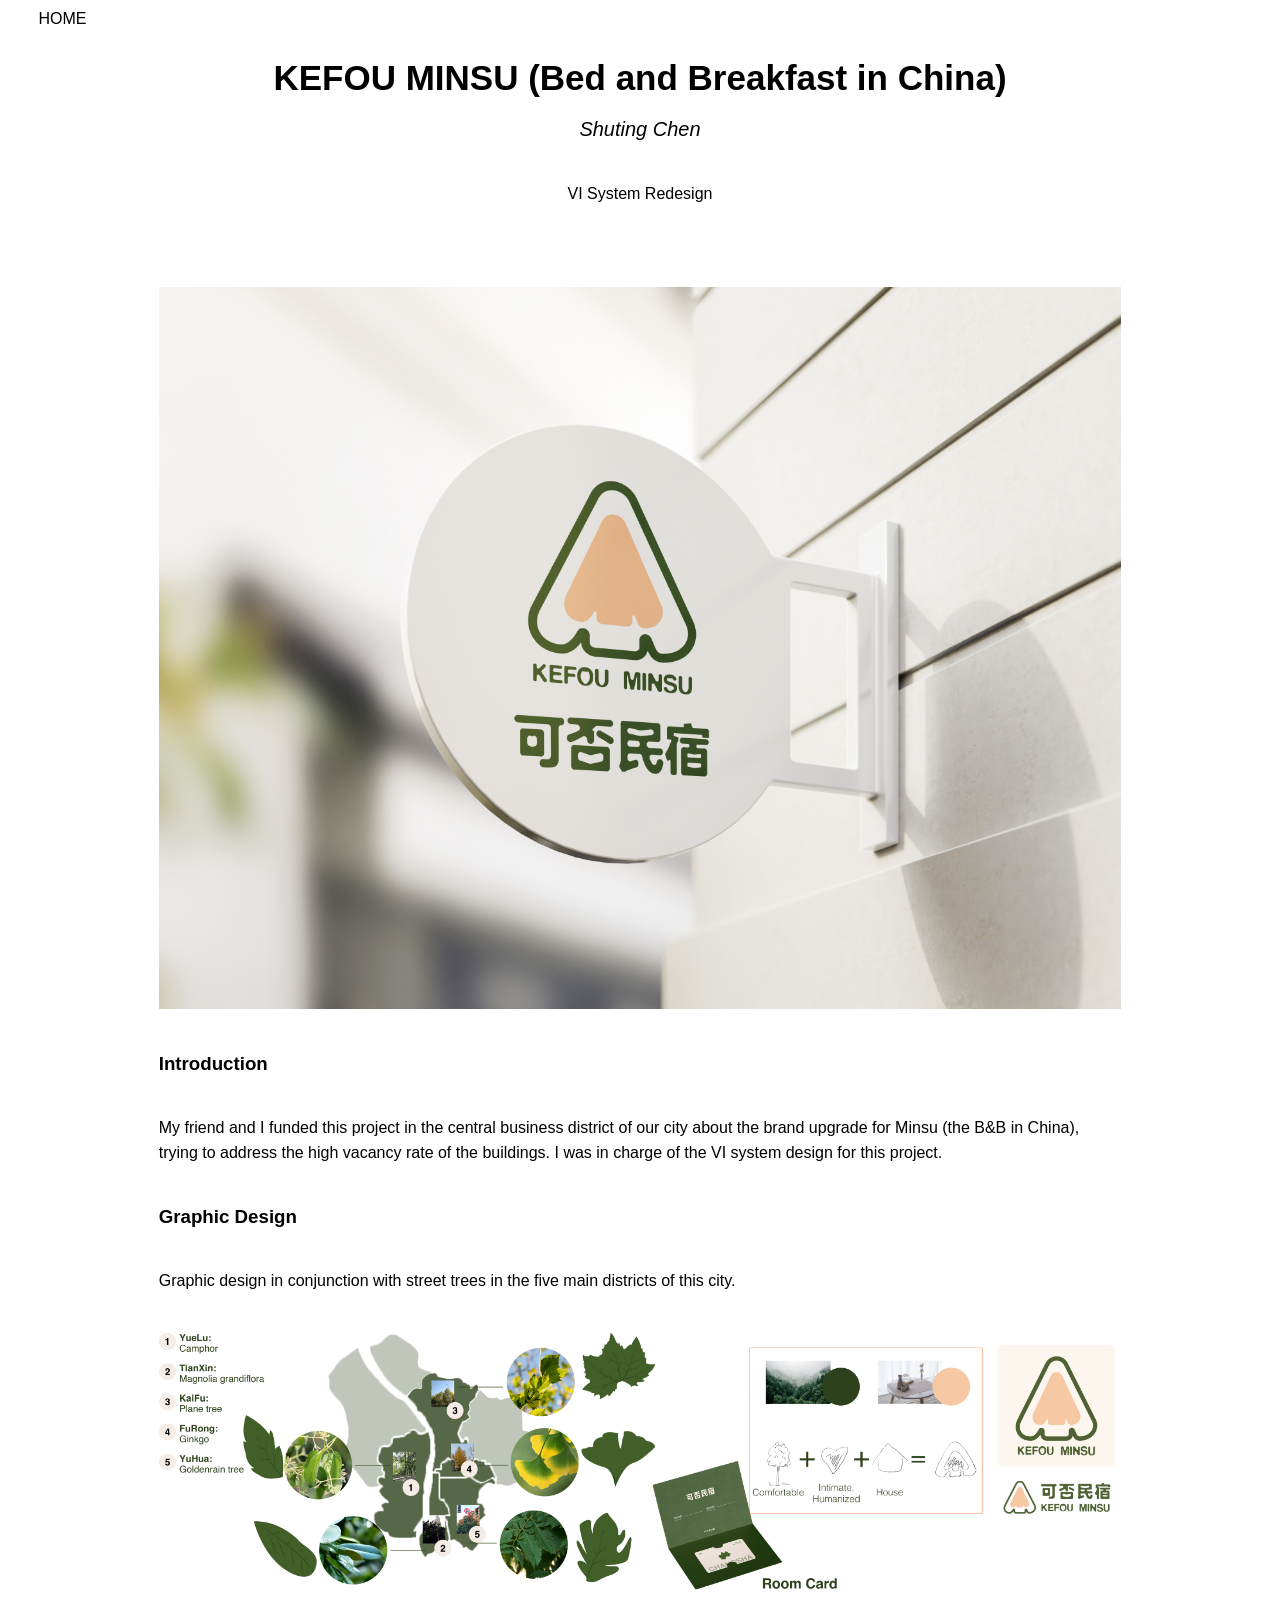
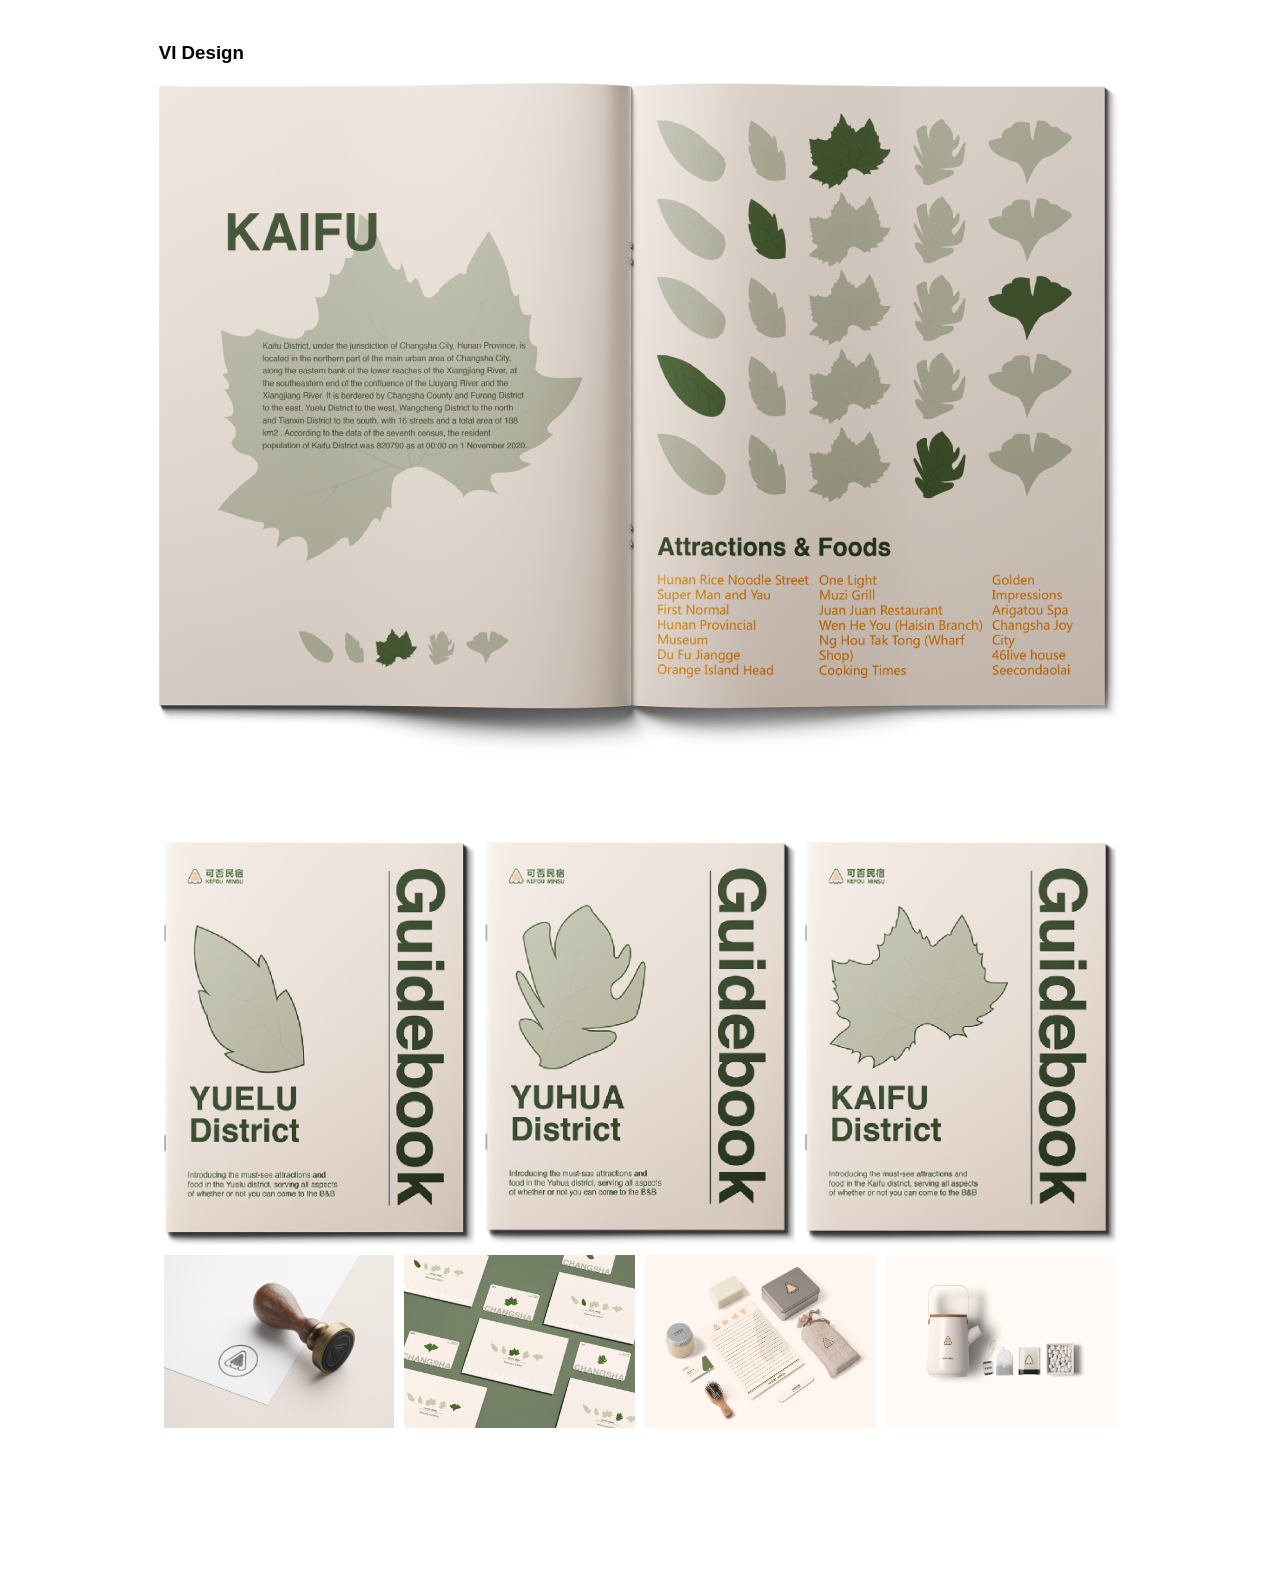
<file: B&B brand design/index.html>
<!DOCTYPE html>
<html>
    <head>
        <meta charset="UTF-8">

        <!-- meta viewport tag needed to make site responsive on mobile devices https://developer.mozilla.org/en-US/docs/Web/HTML/Viewport_meta_tag -->
        <meta name="viewport" content="width=device-width, initial-scale=1" />

        <title>WCC Portfolio - Demo Page</title>

        <!-- including for some global styling -->
        <link rel="stylesheet" href="../css/style.css">

    </head>
    <body>
        <!-- if you have sub-pages think about adding a simple back button -->
        <nav>
            <a href="../">HOME</a>
        </nav>
        <header class="documentation-header">
            <section class="center-text">
                <h1>KEFOU MINSU (Bed and Breakfast in China)</h1>
                <h2>Shuting Chen</h6>
                <p>VI System Redesign</p> 
            </section>
        </header>

        <main class="documentation-page">
            <section>
                <img src="../assets/images/v2/1.jpg"/>
            </section>
            <section>
                <h3>Introduction</h3>
                <p>My friend and I funded this project in the central business district of our city about the brand upgrade for Minsu (the B&B in China), trying to address the high vacancy rate of the buildings. I was in charge of the VI system design for this project.</p>
            </section>
            <section>
                <h3>Graphic Design</h3>
                <p>Graphic design in conjunction with street trees in the five main districts of this city.</p>
                
                <!-- if you have a full width image try make it not too tall -->
                <img src="../assets/images/v2/2.jpg"/>
                
            </section>
            <section>
                <h3>VI Design</h3>
                <img src="../assets/images/v2/6.jpg"/>
            
                <!-- example of styling for three images, you can write your own styling -->
                <div class="flex-container flex-basis-third">
                    <div class="flex-item">
                        <img src="../assets/images/v2/3.jpg"/>
                    </div>
                    <div class="flex-item">
                        <img src="../assets/images/v2/4.jpg"/>
                    </div>
                    <div class="flex-item">
                        <img src="../assets/images/v2/5.jpg"/>
                    </div>
                </div>

                <!-- default flex item is for 4 & follows media query styling for home page -->
                <div class="flex-container">
                    <div class="flex-item">
                        <img src="../assets/images/v2/印章.jpg"/>
                    </div>
                    <div class="flex-item">
                        <img src="../assets/images/v2/房卡.jpg"/>
                    </div>
                    <div class="flex-item">
                        <img src="../assets/images/v2/用品.jpg"/>
                    </div>
                    <div class="flex-item">
                        <img src="../assets/images/v2/茶具.jpg"/>
                    </div>
                </div>
         
            </section>
        </main>

        <footer>
            <!-- normally information like contact details etc  -->
            <!-- read more about semantic HTML https://www.w3schools.com/html/html5_semantic_elements.asp -->
            
         </footer>
    </body>
</html>
</file>
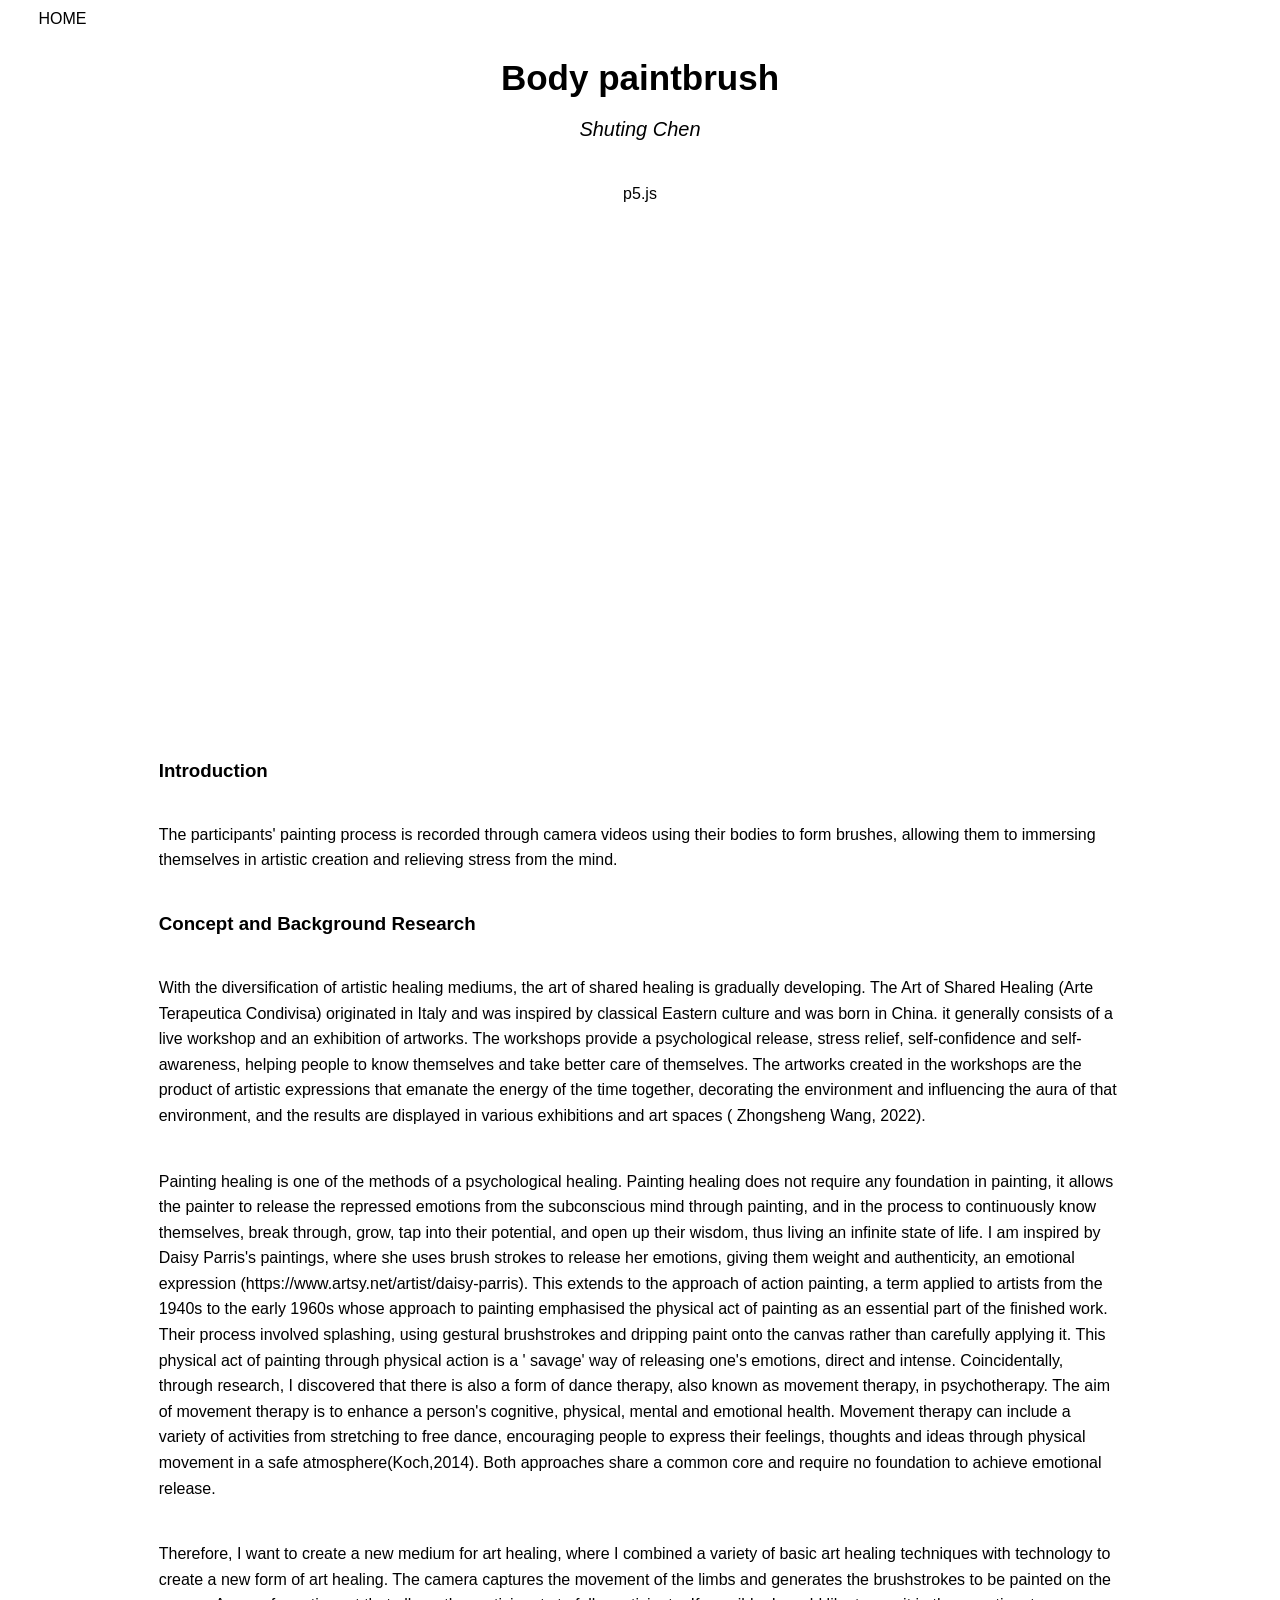
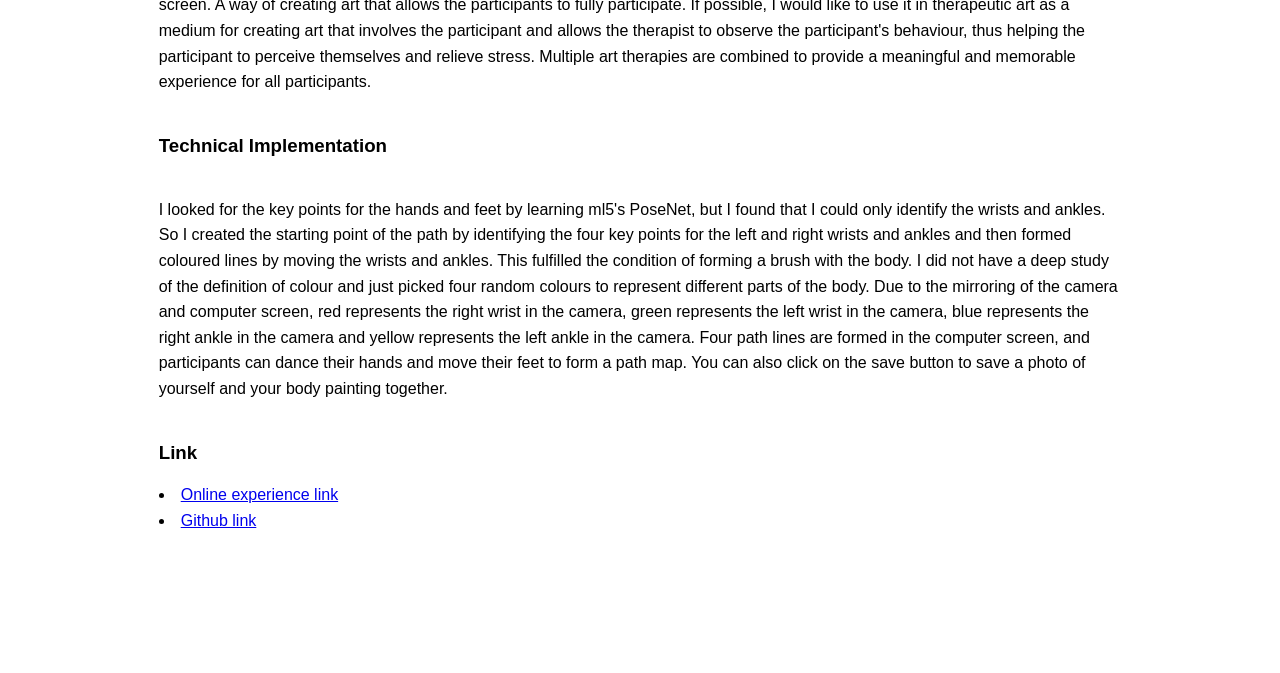
<file: final-project-documentation/index.html>
<!DOCTYPE html>
<html>
    <head>
        <meta charset="UTF-8">

        <!-- meta viewport tag needed to make site responsive on mobile devices https://developer.mozilla.org/en-US/docs/Web/HTML/Viewport_meta_tag -->
        <meta name="viewport" content="width=device-width, initial-scale=1" />

        <title>WCC Portfolio - Demo Page</title>

        <!-- including for some global styling -->
        <link rel="stylesheet" href="../css/style.css">

    </head>
    <body>
        <!-- if you have sub-pages think about adding a simple back button -->
        <nav>
            <a href="../">HOME</a>
        </nav>
        <header class="documentation-header">
            <section class="center-text">
                <h1>Body paintbrush</h1>
                <h2>Shuting Chen</h6>
                <p>p5.js</p> 
            </section>
        </header>

        <main class="documentation-page">
            <section>
                <!-- <div class="responsive-video centered-content">
                    <iframe title="vimeo-player" src="https://vimeo.com/822960603?share=copy" width="100%" height="100%" frameborder="0" allowfullscreen></iframe>
                </div> -->
                <div style="padding:45% 0 0 0;position:relative;">
                    <iframe title="vimeo-player" src="https://player.vimeo.com/video/822960603?h=bf573723e9&amp;badge=0&amp;autopause=0&amp;player_id=0&amp;app_id=58479" frameborder="0" allow="autoplay; fullscreen; picture-in-picture" allowfullscreen style="position:absolute;top:0;left:0;width:100%;height:100%;" title="Body paintbrush"></iframe>
                </div>
                <script src="https://player.vimeo.com/api/player.js"></script>
            </section>
            <section>
                <h3>Introduction</h3>
                <p>The participants' painting process is recorded through camera videos using their bodies to form brushes, allowing them to immersing themselves in artistic creation and relieving stress from the mind. </p>
            </section>
            <section>
                <h3>Concept and Background Research</h3>
                
                <p>With the diversification of artistic healing mediums, the art of shared healing is gradually developing. The Art of Shared Healing (Arte Terapeutica Condivisa) originated in Italy and was inspired by classical Eastern culture and was born in China. it generally consists of a live workshop and an exhibition of artworks. The workshops provide a psychological release, stress relief, self-confidence and self-awareness, helping people to know themselves and take better care of themselves. The artworks created in the workshops are the product of artistic expressions that emanate the energy of the time together, decorating the environment and influencing the aura of that environment, and the results are displayed in various exhibitions and art spaces ( Zhongsheng Wang, 2022).</p>
                <p>Painting healing is one of the methods of a psychological healing. Painting healing does not require any foundation in painting, it allows the painter to release the repressed emotions from the subconscious mind through painting, and in the process to continuously know themselves, break through, grow, tap into their potential, and open up their wisdom, thus living an infinite state of life. I am inspired by Daisy Parris's paintings, where she uses brush strokes to release her emotions, giving them weight and authenticity, an emotional expression (https://www.artsy.net/artist/daisy-parris). This extends to the approach of action painting, a term applied to artists from the 1940s to the early 1960s whose approach to painting emphasised the physical act of painting as an essential part of the finished work. Their process involved splashing, using gestural brushstrokes and dripping paint onto the canvas rather than carefully applying it. This physical act of painting through physical action is a ' savage' way of releasing one's emotions, direct and intense. Coincidentally, through research, I discovered that there is also a form of dance therapy, also known as movement therapy, in psychotherapy. The aim of movement therapy is to enhance a person's cognitive, physical, mental and emotional health. Movement therapy can include a variety of activities from stretching to free dance, encouraging people to express their feelings, thoughts and ideas through physical movement in a safe atmosphere(Koch,2014). Both approaches share a common core and require no foundation to achieve emotional release. </p>
                <p>Therefore, I want to create a new medium for art healing, where I combined a variety of basic art healing techniques with technology to create a new form of art healing. The camera captures the movement of the limbs and generates the brushstrokes to be painted on the screen. A way of creating art that allows the participants to fully participate. If possible, I would like to use it in therapeutic art as a medium for creating art that involves the participant and allows the therapist to observe the participant's behaviour, thus helping the participant to perceive themselves and relieve stress. Multiple art therapies are combined to provide a meaningful and memorable experience for all participants.</p>
                
                <!-- if you have a full width image try make it not too tall -->
                <!-- <img src="../assets/images/repeating-diagonal-lines-strip.jpeg"/> -->
                
            </section>
            <section>
                <h3>Technical Implementation</h3>
                <p>I looked for the key points for the hands and feet by learning ml5's PoseNet, but I found that I could only identify the wrists and ankles. So I created the starting point of the path by identifying the four key points for the left and right wrists and ankles and then formed coloured lines by moving the wrists and ankles. This fulfilled the condition of forming a brush with the body. I did not have a deep study of the definition of colour and just picked four random colours to represent different parts of the body. Due to the mirroring of the camera and computer screen, red represents the right wrist in the camera, green represents the left wrist in the camera, blue represents the right ankle in the camera and yellow represents the left ankle in the camera. Four path lines are formed in the computer screen, and participants can dance their hands and move their feet to form a path map. You can also click on the save button to save a photo of yourself and your body painting together. </p>
            </section>
            <section>
                <h3>Link</h3>
                <div>
                    <li>
                        <a href="https://ttmmd55.github.io/Body-paintbrush/" >Online experience link</a>
                    </li>
                    <li>
                        <a href="https://github.com/ttmmd55/Body-paintbrush" >Github link</a>
                    </li>
                </div>
                
            </section>
        </main>

        <footer>
            <!-- normally information like contact details etc  -->
            <!-- read more about semantic HTML https://www.w3schools.com/html/html5_semantic_elements.asp -->
            
         </footer>
    </body>
</html>
</file>
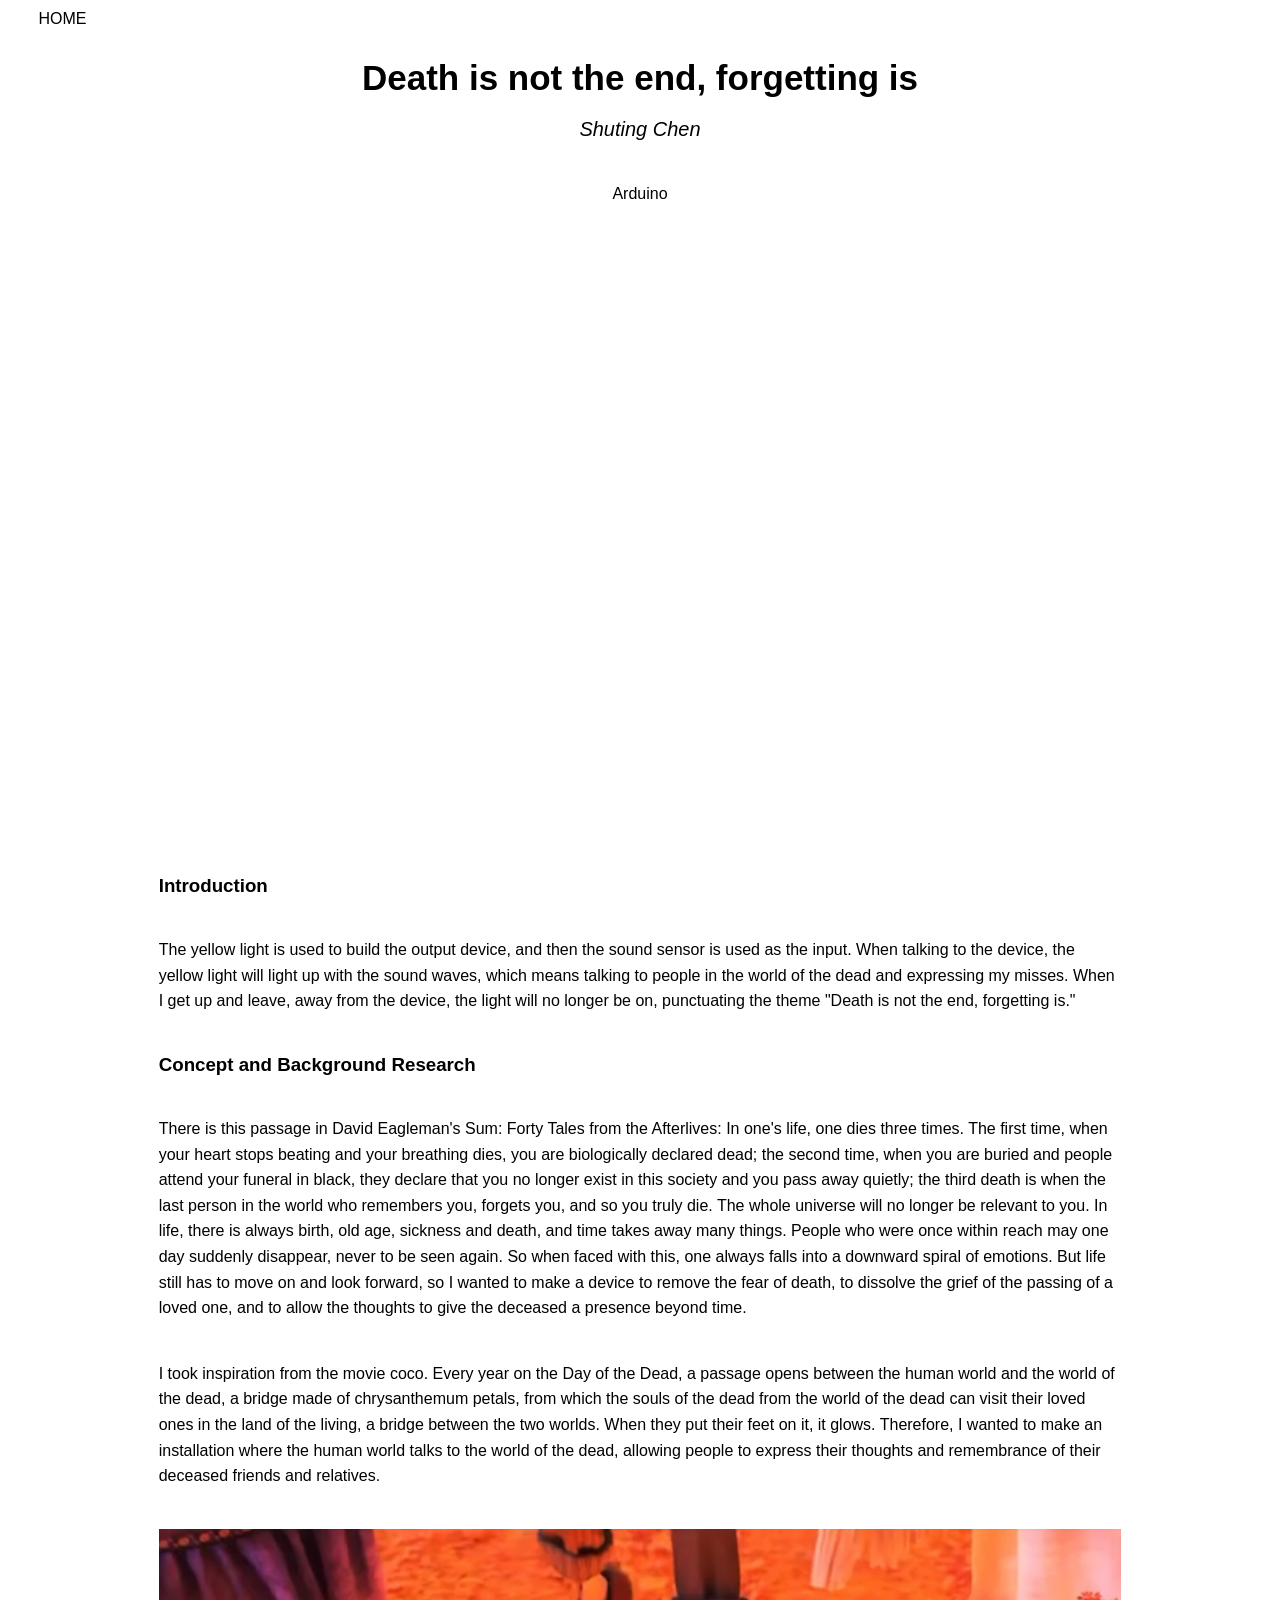
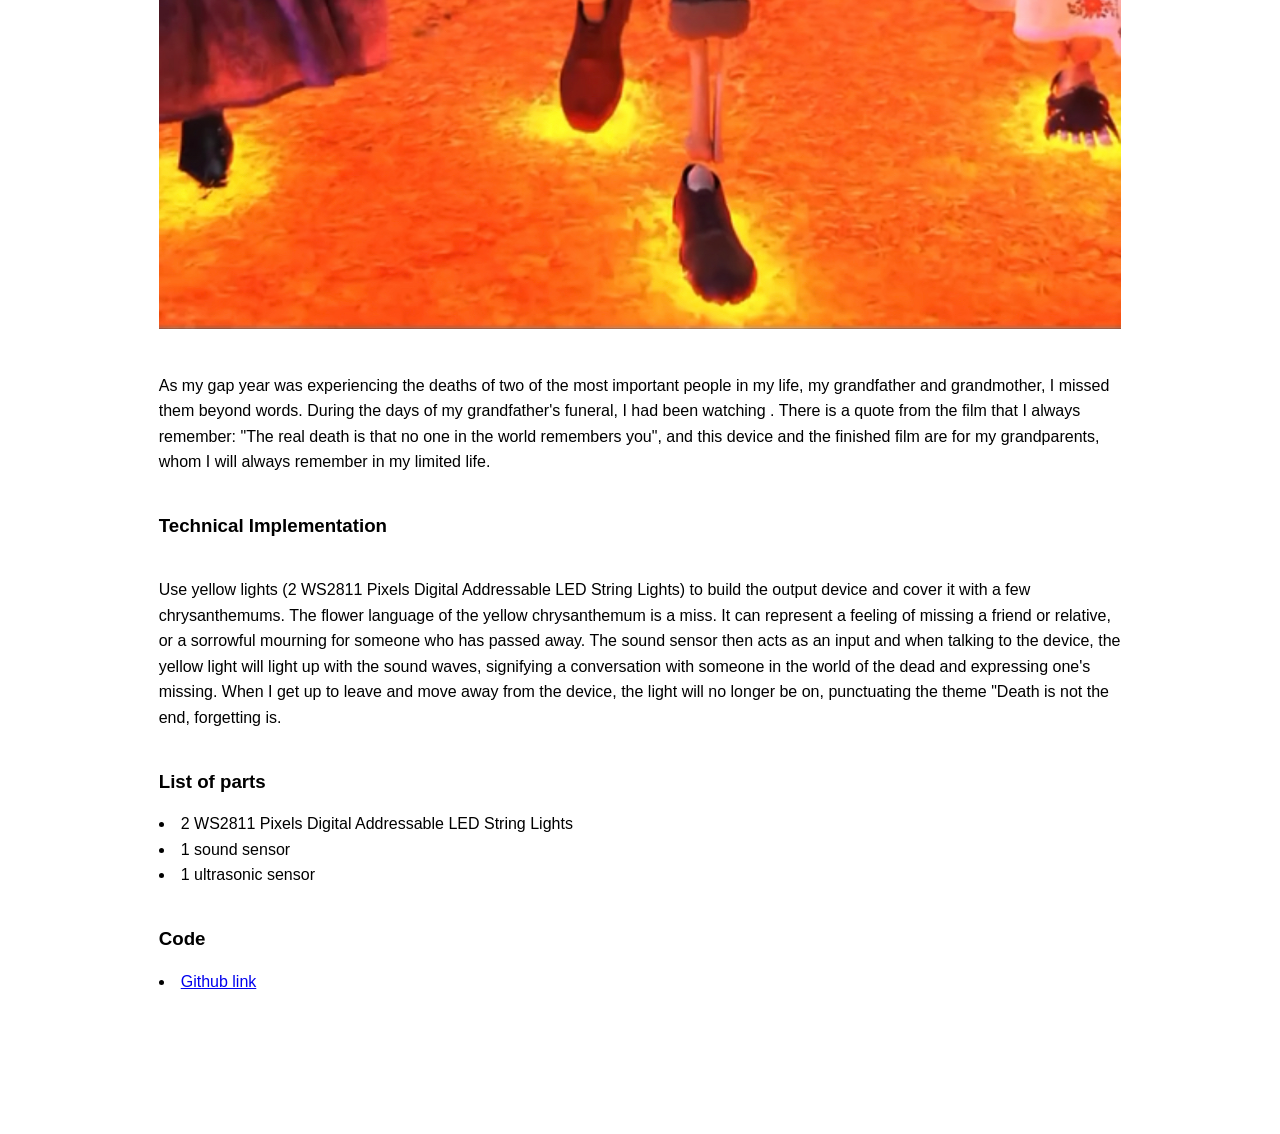
<file: forget/index.html>
<!DOCTYPE html>
<html>
    <head>
        <meta charset="UTF-8">

        <!-- meta viewport tag needed to make site responsive on mobile devices https://developer.mozilla.org/en-US/docs/Web/HTML/Viewport_meta_tag -->
        <meta name="viewport" content="width=device-width, initial-scale=1" />

        <title>WCC Portfolio - Demo Page</title>

        <!-- including for some global styling -->
        <link rel="stylesheet" href="../css/style.css">

    </head>
    <body>
        <!-- if you have sub-pages think about adding a simple back button -->
        <nav>
            <a href="../">HOME</a>
        </nav>
        <header class="documentation-header">
            <section class="center-text">
                <h1>Death is not the end, forgetting is</h1>
                <h2>Shuting Chen</h6>
                <p>Arduino</p> 
            </section>
        </header>

        <main class="documentation-page">
            <section>
                <div class="responsive-video centered-content">
                    <iframe src="https://player.vimeo.com/video/780222034?h=44ed6db806" width="640" height="360" frameborder="0" allow="autoplay; fullscreen; picture-in-picture" allowfullscreen></iframe>
                </div>
            </section>
            <section>
                <h3>Introduction</h3>
                <p>The yellow light is used to build the output device, and then the sound sensor is used as the input. When talking to the device, the yellow light will light up with the sound waves, which means talking to people in the world of the dead and expressing my misses. When I get up and leave, away from the device, the light will no longer be on, punctuating the theme "Death is not the end, forgetting is."</p>
            </section>
            <section>
                <h3>Concept and Background Research</h3>
                
                <p>There is this passage in David Eagleman's Sum: Forty Tales from the Afterlives: In one's life, one dies three times. The first time, when your heart stops beating and your breathing dies, you are biologically declared dead; the second time, when you are buried and people attend your funeral in black, they declare that you no longer exist in this society and you pass away quietly; the third death is when the last person in the world who remembers you, forgets you, and so you truly die. The whole universe will no longer be relevant to you. In life, there is always birth, old age, sickness and death, and time takes away many things. People who were once within reach may one day suddenly disappear, never to be seen again. So when faced with this, one always falls into a downward spiral of emotions. But life still has to move on and look forward, so I wanted to make a device to remove the fear of death, to dissolve the grief of the passing of a loved one, and to allow the thoughts to give the deceased a presence beyond time.</p>
                <p>I took inspiration from the movie coco. Every year on the Day of the Dead, a passage opens between the human world and the world of the dead, a bridge made of chrysanthemum petals, from which the souls of the dead from the world of the dead can visit their loved ones in the land of the living, a bridge between the two worlds. When they put their feet on it, it glows. Therefore, I wanted to make an installation where the human world talks to the world of the dead, allowing people to express their thoughts and remembrance of their deceased friends and relatives. </p>
                
                <!-- if you have a full width image try make it not too tall -->
                <img src="../assets/images/p22.jpg"/>

                <p>As my gap year was experiencing the deaths of two of the most important people in my life, my grandfather and grandmother, I missed them beyond words. During the days of my grandfather's funeral, I had been watching <Coco> . There is a quote from the film that I always remember: "The real death is that no one in the world remembers you", and this device and the finished film are for my grandparents, whom I will always remember in my limited life.</p>
                
            </section>
            <section>
                <h3>Technical Implementation</h3>
                <p>Use yellow lights (2 WS2811 Pixels Digital Addressable LED String Lights) to build the output device and cover it with a few chrysanthemums. The flower language of the yellow chrysanthemum is a miss. It can represent a feeling of missing a friend or relative, or a sorrowful mourning for someone who has passed away. The sound sensor then acts as an input and when talking to the device, the yellow light will light up with the sound waves, signifying a conversation with someone in the world of the dead and expressing one's missing. When I get up to leave and move away from the device, the light will no longer be on, punctuating the theme "Death is not the end, forgetting is. </p>
            </section>
            <section>
                <h3>List of parts</h3>
                <li>2 WS2811 Pixels Digital Addressable LED String Lights</li>
                <li>1 sound sensor</li>
                <li>1 ultrasonic sensor</li>
            </section>
            <section>
                <h3>Code</h3>
                <li>
                    <a href="https://github.com/ttmmd55/-forget" >Github link</a>
                </li>
            </section>
        </main>

        <footer>
            <!-- normally information like contact details etc  -->
            <!-- read more about semantic HTML https://www.w3schools.com/html/html5_semantic_elements.asp -->
            
         </footer>
    </body>
</html>
</file>
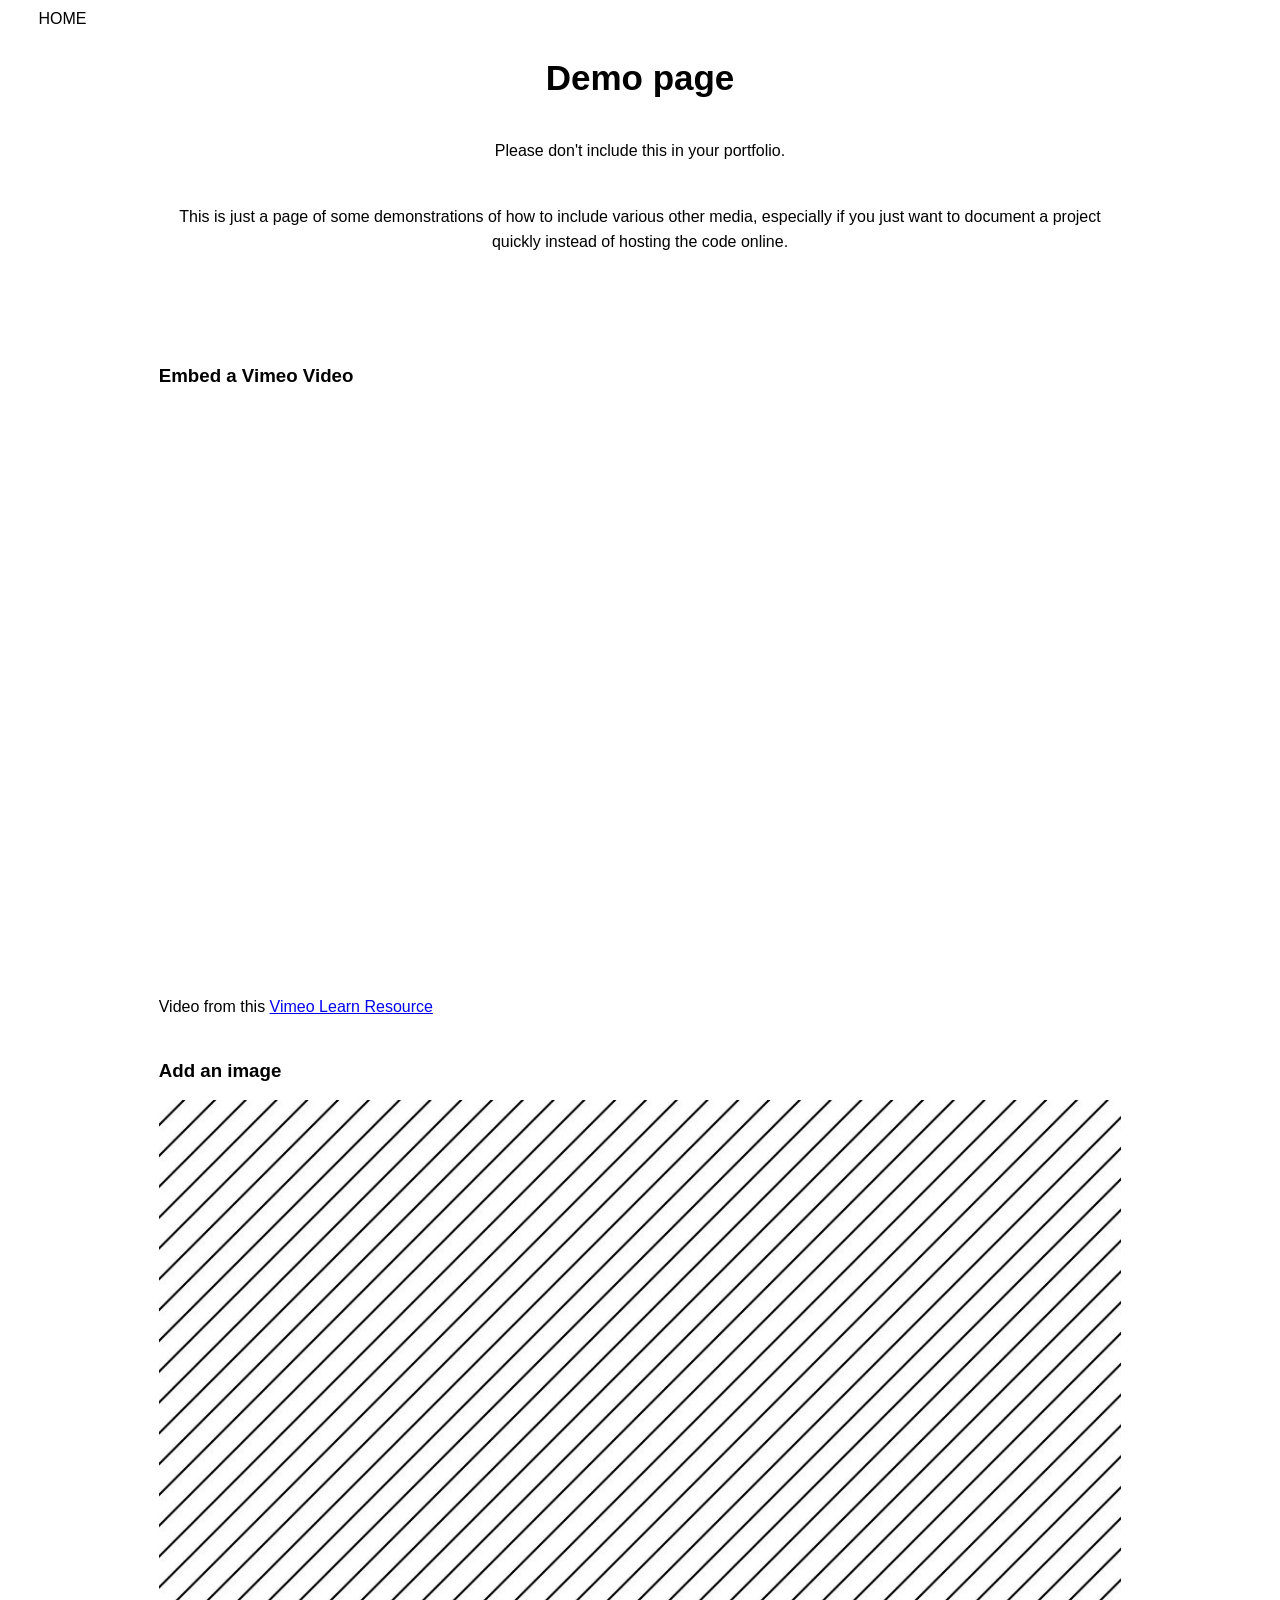
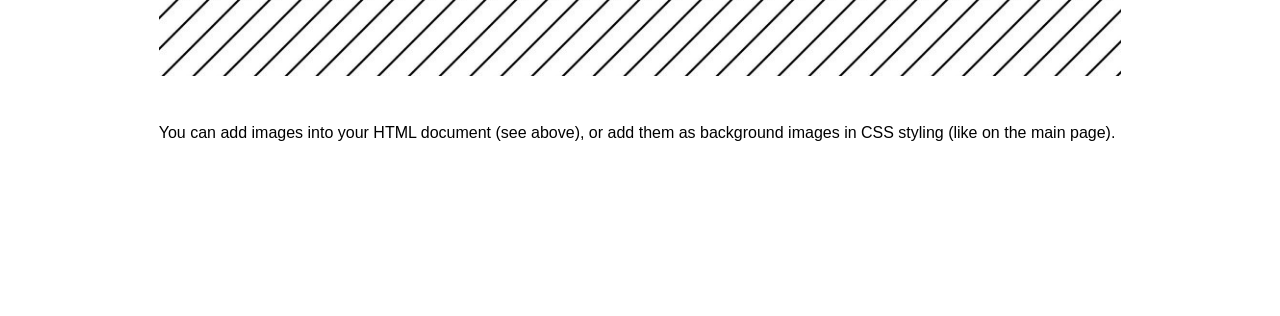
<file: html-demo-page/index.html>
<!DOCTYPE html>
<html>
    <head>
        <meta charset="UTF-8">

        <!-- meta viewport tag needed to make site responsive on mobile devices https://developer.mozilla.org/en-US/docs/Web/HTML/Viewport_meta_tag -->
        <meta name="viewport" content="width=device-width, initial-scale=1" />

        <title>WCC Portfolio - Demo Page</title>

        <!-- including for some global styling -->
        <link rel="stylesheet" href="../css/style.css">
        <!-- if I had some styling I wanted to include on one special page -->
        <link rel="stylesheet" href="css/demo-style.css">

    </head>
    <body>
        <!-- if you have sub-pages think about adding a simple back button -->
        <nav>
            <a href="../">HOME</a>
        </nav>
        <header class="documentation-header">
            <section class="center-text">
                <h1>Demo page</h1>
                <p>Please don't include this in your portfolio.</p> 
                <p>This is just a page of some demonstrations of how to include various other media, especially if you just want to document a project quickly instead of hosting the code online.</p>
            </section>
        </header>

        <main class="documentation-page">
            <section>
                <h3>Embed a Vimeo Video</h3>
                <div class="responsive-video">
                    <iframe title="vimeo-player" src="https://player.vimeo.com/video/644036051?h=b260a3b1b0" width="100%" height="100%" frameborder="0" allowfullscreen></iframe>
                </div>
                <p>Video from this <a href="https://vimeo.com/blog/post/how-to-embed-videos/?s=embed" target="_blank">Vimeo Learn Resource</a></p>

            </section>
            <section>
                <h3>Add an image</h3>
                <img id="striped-image" src="../assets/images/repeating-diagonal-lines-rect.jpeg"/>
                <p>You can add images into your HTML document (see above), or add them as background images in CSS styling (like on the main page).</p>
            </section>

        </main>

        <footer>
            <!-- normally information like contact details etc  -->
            <!-- read more about semantic HTML https://www.w3schools.com/html/html5_semantic_elements.asp -->
            
         </footer>
    </body>
</html>
</file>
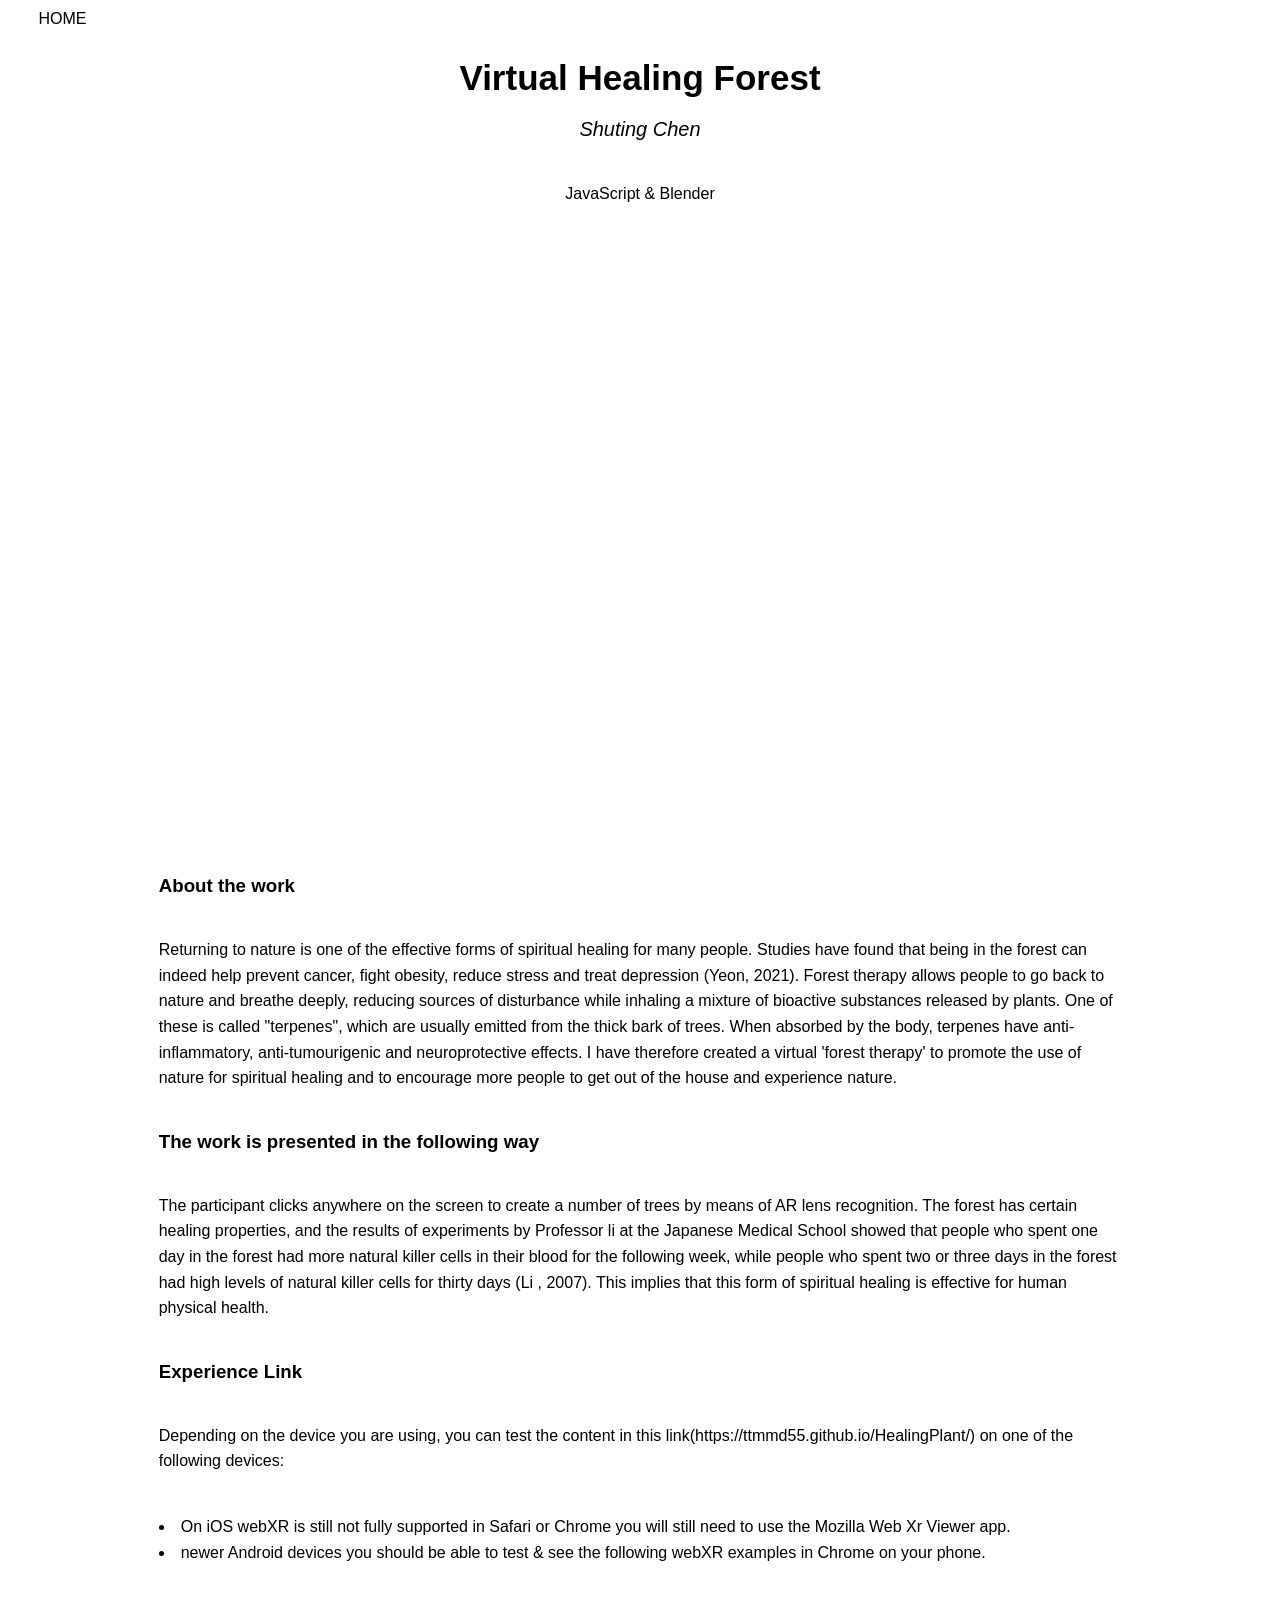
<file: Virtual/index.html>
<!DOCTYPE html>
<html>
    <head>
        <meta charset="UTF-8">

        <!-- meta viewport tag needed to make site responsive on mobile devices https://developer.mozilla.org/en-US/docs/Web/HTML/Viewport_meta_tag -->
        <meta name="viewport" content="width=device-width, initial-scale=1" />

        <title>WCC Portfolio - Demo Page</title>

        <!-- including for some global styling -->
        <link rel="stylesheet" href="../css/style.css">

    </head>
    <body>
        <!-- if you have sub-pages think about adding a simple back button -->
        <nav>
            <a href="../">HOME</a>
        </nav>
        <header class="documentation-header">
            <section class="center-text">
                <h1>Virtual Healing Forest</h1>
                <h2>Shuting Chen</h6>
                <p>JavaScript & Blender</p> 
            </section>
        </header>

        <main class="documentation-page">
            <section>
                <div class="responsive-video centered-content">
                    <iframe src="https://player.vimeo.com/video/862693045?badge=0&amp;autopause=0&amp;player_id=0&amp;app_id=58479" frameborder="0" allow="autoplay; fullscreen; picture-in-picture; clipboard-write" style="position:absolute;top:0;left:0;width:100%;height:100%;" title="Virtual Healing Forest" allowfullscreen></iframe>
                </div>
            </section>
            <section>
                <h3>About the work</h3>
                <p>Returning to nature is one of the effective forms of spiritual healing for many people. Studies have found that being in the forest can indeed help prevent cancer, fight obesity, reduce stress and treat depression (Yeon, 2021). Forest therapy allows people to go back to nature and breathe deeply, reducing sources of disturbance while inhaling a mixture of bioactive substances released by plants. One of these is called "terpenes", which are usually emitted from the thick bark of trees. When absorbed by the body, terpenes have anti-inflammatory, anti-tumourigenic and neuroprotective effects. I have therefore created a virtual 'forest therapy' to promote the use of nature for spiritual healing and to encourage more people to get out of the house and experience nature.</p>
            </section>
            <section>
                <h3>The work is presented in the following way</h3>
                <p>The participant clicks anywhere on the screen to create a number of trees by means of AR lens recognition. The forest has certain healing properties, and the results of experiments by Professor li at the Japanese Medical School showed that people who spent one day in the forest had more natural killer cells in their blood for the following week, while people who spent two or three days in the forest had high levels of natural killer cells for thirty days (Li , 2007). This implies that this form of spiritual healing is effective for human physical health.</p> 
            </section>
            <section>
                <h3>Experience Link</h3>
                <p>
                    Depending on the device you are using, you can test the content in this link(https://ttmmd55.github.io/HealingPlant/) on one of the following devices:
                    <li>On iOS webXR is still not fully supported in Safari or Chrome you will still need to use the Mozilla Web Xr Viewer app.</li>
                    <li>newer Android devices you should be able to test & see the following webXR examples in Chrome on your phone.</li> 
                </p>
            </section>
        </main>

        <footer>
            <!-- normally information like contact details etc  -->
            <!-- read more about semantic HTML https://www.w3schools.com/html/html5_semantic_elements.asp -->
            
         </footer>
    </body>
</html>
</file>
<file: css/style.css>
/*This is a comment in CSS*/

body{
    font-family: Verdana, sans-serif;
    margin: 0;
}

header h1{
    font-size: 35px;
    margin:20px 0;
}
header h2{
    font-size: 20px;
    margin: 0px 0px 40px 0px;
    font-weight: normal;
    font-style: italic;
}

main.documentation-page h3{
    margin-top: 40px;
}

li{
    font-family: Helvetica, sans-serif;
    font-size: 16px;
    line-height: 1.6em;
}
p{
    font-size: 16px;
    line-height: 1.6em;
    margin: 2.5em 0;
    font-family: Helvetica, sans-serif;
}

main,
header{
    width:100%;
    max-width:1400px; /* means it won't be larger than 1200px on larger screens */
    box-sizing: border-box;
    margin: 0 auto;
    padding: 30px 3%;
}

header.documentation-header{
    padding: 0 3%;
}

.documentation-header section,
main.documentation-page section{
    margin: 10px 10%;
}

footer{
    width:100%;
    min-height:100px;
}


nav{
    padding:10px 3%;
}

nav a{
    color: black;
    text-decoration: none;
}
nav a:hover{
    color: grey;
}

.center-text{
    text-align: center;
}

img{
    width: 100%;
}

/* original aspect ratio width="640" height="360" */
.responsive-video{
    position: relative;
    width: 100%; /* adjust this and the padding-top to change how big it is*/
    height: 0;
    padding-top: 57%; /* padding top is in reltation to the width of parent, it preserves aspect ratio*/
    /* margin: 0 auto; */ /*this would center your video in the section container*/
}
.responsive-video iframe{
    position: absolute;
    top:0;
    left:0;
    height: 100%;
    width: 100%;
}


/* Flex layouts are one of the easier ways to style responsive layouts that work on all devices */
/* https://developer.mozilla.org/en-US/docs/Learn/CSS/CSS_layout/Flexbox */

.flex-container{
    display: flex; /* all children will now be flex items */
    flex-direction: row; /* other option is column */
    flex-wrap: wrap; /* means the children will wrap to a new line */
}

.flex-item{
    display: flex;
    /* the following three items can be put on one line: https://developer.mozilla.org/en-US/docs/Web/CSS/flex */
    flex-grow: 0;
    flex-shrink: 0;
    flex-basis: 25%; /*width of the box, take up a quarter of the parent's size*/
    box-sizing: border-box; /*this means that we can add padding, line below, and still only take 25% width of parent*/
    padding: 5px;
}

.flex-basis-third .flex-item{
    flex-basis: 33.33%; 
}

.flex-basis-half .flex-item{
    flex-basis: 50%; 
}

.flex-item a{
    display: flex;
    width: 100%;
    height: 0;
    padding: 30% 0;
    /* background-image: url(../assets/images/lightgrey-line.jpeg); change the image to one of you choice */
    background-position: center;
    background-size: 100%;
    justify-content: center;
    align-items: center;
    text-align: center;
    text-decoration: none;
    color:#4f4f4f;
    transition: all 0.2s; /* CSS transitions https://developer.mozilla.org/en-US/docs/Web/CSS/CSS_Transitions/Using_CSS_transitions */
}

/* want a different background image for each project? */
/* try give each a tag a unique id in your HTML and then set different background images here*/
/* EXAMPLE CSS: won't work if you just un-comment this:*/
/* .flex-item a#my-special-id{
    background-image: url(../assets/images/custom-image-name.jpeg); 
} */
.flex-item a#vone{
    background-image: url(../assets/images/secret\ notes_项目1\ 副本.jpg); 
}

.flex-item a#vtwo{
    background-image: url(../assets/images/v2/1.jpg); 
}

.flex-item a#vthree{
    background-image: url(../assets/images/v3/1.jpg); 
}

.flex-item a#vfour{
    background-image: url(../assets/images/v4/1.jpg); 
}

.flex-item a#pone{
    background-image: url(../assets/images/3.jpg); 
}

.flex-item a#ptwo{
    background-image: url(../assets/images/pc1.jpg); 
}

.flex-item a#pthree{
    background-image: url(../assets/images/2.3.jpg); 
}

.flex-item a#pfour{
    background-image: url(../assets/images/p4.jpg); 
}

.flex-item a#pfive{
    background-image: url(../assets/images/p5.jpg); 
}

.flex-item a#bone{
    background-image: url(../assets/images/b1.jpg); 
}

.flex-item a:hover{
    color:#bbbbbb;
    background-size: 120%;
}

.flex-item h4{
   margin:10px;
   background-color: white;
   padding:5px 10px;
}


/* Media Queries for responsive design */

/* Un-comment the body background-colors to see bold debug color change between screen sizes */

/* Extra large */
@media screen and (max-width: 1200px) {
    /* body {
      background-color: rgb(0, 255, 162);
    } */

    .flex-item{
        flex-basis: 33.33%; /*width of the box, take up a quarter of the parent's size*/
    }
}

/* Large */
@media screen and (max-width: 992px) {
    /* body {
      background-color: rgb(255, 81, 0);
    } */

    .documentation-header section,
    main.documentation-page section{
        margin: 40px 5%;
    }

}

/* Medium */
@media screen and (max-width: 768px) {
    /* body {
      background-color: rgb(255, 0, 191);
    } */

    .flex-item{
        flex-basis: 50%; /*width of the box, take up a quarter of the parent's size*/
    }
}

/* Small */
@media screen and (max-width: 576px) {
    /* body {
      background-color: blue;
    } */

    .flex-item{
        flex-basis: 100%; /*width of the box, take up a quarter of the parent's size*/
    }
}
</file>
<file: html-demo-page/css/demo-style.css>
/*This is a comment in CSS*/


/* you could add some media queries to make the video size look good on all screen sizes*/
</file>
